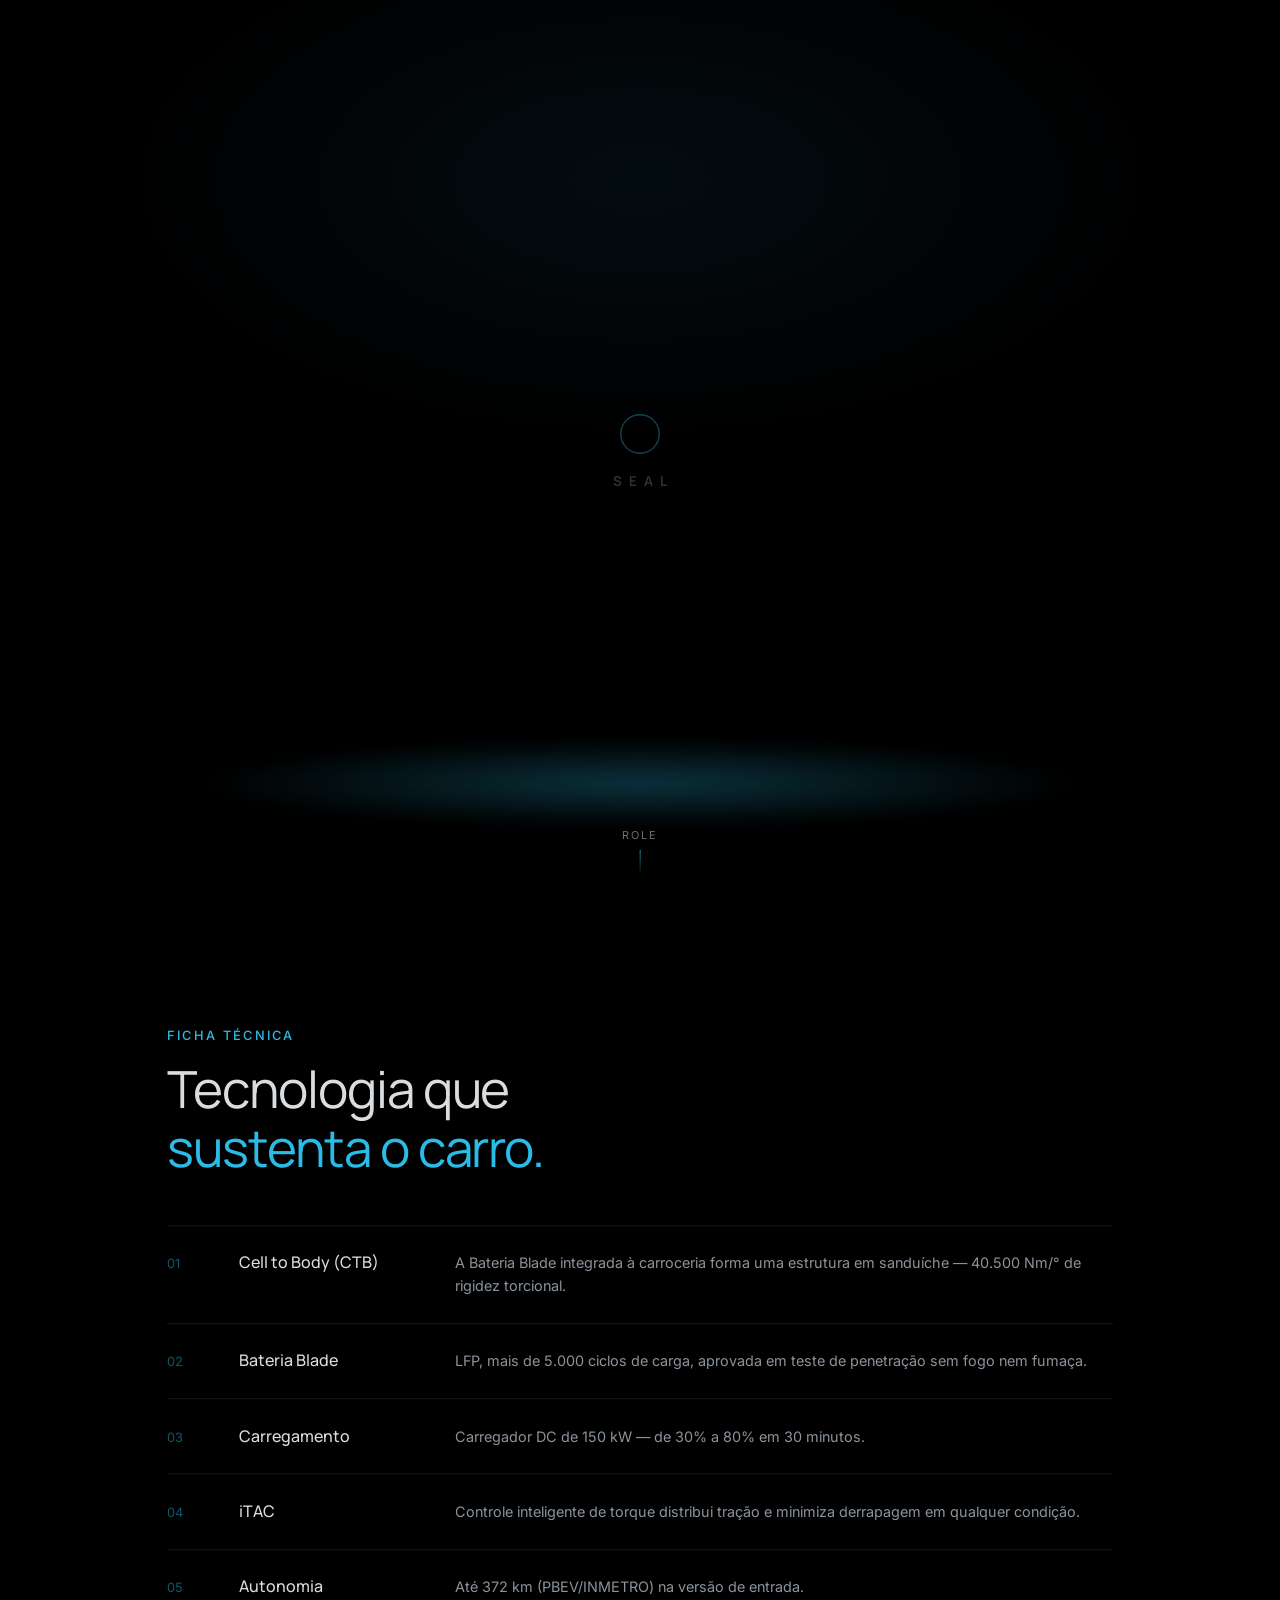
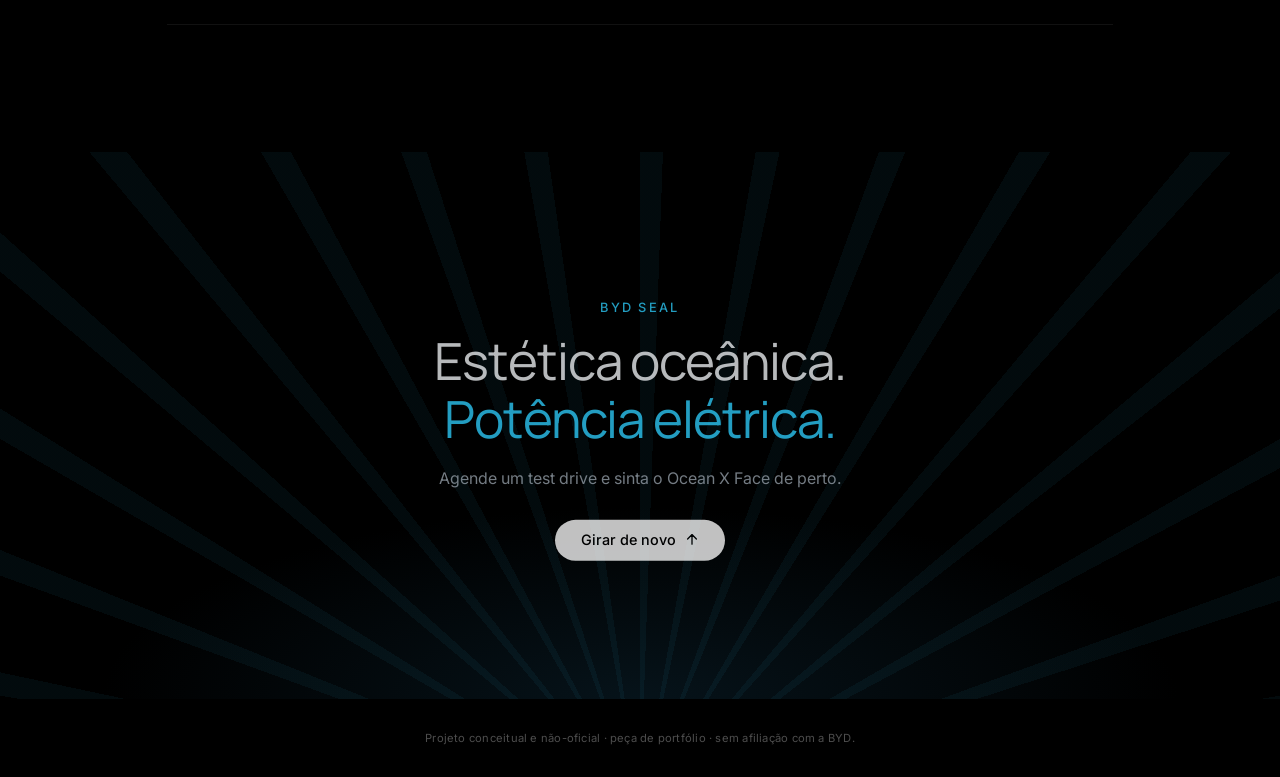
<file: byd-seal-lp/src/index.html>
<!doctype html>
<html lang="pt-BR">
<head>
<meta charset="UTF-8">
<meta name="viewport" content="width=device-width, initial-scale=1">
<title>BYD Seal — Giro</title>
<meta name="description" content="BYD Seal: sedã 100% elétrico. Estudo de landing page, projeto conceitual não-oficial.">
<link rel="preconnect" href="https://fonts.googleapis.com">
<link rel="preconnect" href="https://fonts.gstatic.com" crossorigin>
<link href="https://fonts.googleapis.com/css2?family=Manrope:wght@300;400;500;600;700;800&family=Inter:wght@300;400;500&display=swap" rel="stylesheet">
<link rel="stylesheet" href="css/style.css">
</head>
<body>

  <!-- PRELOADER -->
  <div class="preloader" id="preloader">
    <svg class="preloader__ring" viewBox="0 0 64 64" aria-hidden="true">
      <circle class="preloader__ring-track" cx="32" cy="32" r="28"></circle>
      <circle class="preloader__ring-fill" cx="32" cy="32" r="28"></circle>
    </svg>
    <span class="preloader__word">SEAL</span>
  </div>

  <!-- NAV -->
  <header class="nav" id="nav">
    <div class="nav__brand">
      <span class="nav__logo">BYD</span>
      <span class="nav__tag">seal</span>
    </div>
    <nav class="nav__links" aria-label="Navegação principal">
      <a href="#giro">O Carro</a>
      <a href="#specs">Ficha Técnica</a>
      <a href="#contact">Contato</a>
    </nav>
    <a href="#contact" class="btn btn--pill btn--nav">Test Drive</a>
  </header>

  <!-- HERO / GIRO -->
  <section class="hero" id="giro">
    <span class="hero__ghost" aria-hidden="true">SEAL</span>
    <div class="hero__lightpool" aria-hidden="true"></div>

    <div class="hero__copy">
      <p class="eyebrow">100% elétrico</p>
      <h1 class="hero__title">Sedã que une<br>potência e<br><span class="accent">oceano.</span></h1>
      <p class="hero__sub">Arraste o carro. Veja o design "Ocean X Face" de todos os ângulos.</p>
    </div>

    <div class="rig" id="rig">
      <div class="rig__stage" id="rigStage">
        <svg class="rig__car" id="rigCar" viewBox="0 0 600 220" aria-hidden="true">
          <ellipse class="rig__shadow" cx="300" cy="196" rx="220" ry="14"></ellipse>
          <path class="rig__body" d="M40 150
            C 55 120 95 100 140 96
            L 178 66 C 200 50 232 42 268 42
            L 372 42 C 404 42 432 52 452 70
            L 486 98 C 528 104 560 122 572 150
            L 572 168 L 40 168 Z"></path>
          <path class="rig__glass" d="M182 92 L 206 66 C 224 54 248 48 270 48 L 366 48
            C 392 48 414 56 430 72 L 452 92 Z"></path>
          <line class="rig__pillar" x1="270" y1="48" x2="270" y2="92"></line>
          <circle class="rig__wheel" cx="152" cy="168" r="30"></circle>
          <circle class="rig__wheel" cx="470" cy="168" r="30"></circle>
          <circle class="rig__hub" cx="152" cy="168" r="11"></circle>
          <circle class="rig__hub" cx="470" cy="168" r="11"></circle>
          <path class="rig__crease" d="M60 148 L 560 148"></path>
          <path class="rig__light rig__light--head" d="M556 138 L 574 142 L 574 156 L 556 158 Z"></path>
          <path class="rig__light rig__light--tail" d="M44 138 L 26 142 L 26 156 L 44 158 Z"></path>
        </svg>
      </div>

      <div class="rig__hint" id="rigHint">
        <svg viewBox="0 0 24 24" aria-hidden="true"><path d="M8 12h8M8 12l3-3M8 12l3 3M16 12l-3-3M16 12l-3 3" stroke="currentColor" stroke-width="1.4" fill="none" stroke-linecap="round" stroke-linejoin="round"/></svg>
        <span>arraste para girar</span>
      </div>

      <div class="rig__angle" id="rigAngle" aria-hidden="true"><span id="rigAngleValue">0</span>°</div>
    </div>

    <div class="hero__stats">
      <div class="stat-mini"><span>4800<i>mm</i></span><small>Comprimento</small></div>
      <div class="stat-mini"><span>2920<i>mm</i></span><small>Entre-eixos</small></div>
      <div class="stat-mini"><span>0.61</span><small>Prop. eixo/comprim.</small></div>
      <div class="stat-mini"><span>40.500<i>Nm/°</i></span><small>Rigidez torcional (CTB)</small></div>
    </div>

    <div class="hero__scrollcue" aria-hidden="true"><span>role</span><i></i></div>
  </section>

  <!-- FICHA TÉCNICA -->
  <section class="specs" id="specs">
    <div class="specs__head" data-reveal>
      <p class="eyebrow">Ficha técnica</p>
      <h2 class="section-title">Tecnologia que<br><span class="accent">sustenta o carro.</span></h2>
    </div>

    <ul class="specs__list" data-reveal>
      <li class="specs__row">
        <span class="specs__row-index">01</span>
        <span class="specs__row-label">Cell to Body (CTB)</span>
        <span class="specs__row-text">A Bateria Blade integrada à carroceria forma uma estrutura em sanduíche — 40.500 Nm/° de rigidez torcional.</span>
      </li>
      <li class="specs__row">
        <span class="specs__row-index">02</span>
        <span class="specs__row-label">Bateria Blade</span>
        <span class="specs__row-text">LFP, mais de 5.000 ciclos de carga, aprovada em teste de penetração sem fogo nem fumaça.</span>
      </li>
      <li class="specs__row">
        <span class="specs__row-index">03</span>
        <span class="specs__row-label">Carregamento</span>
        <span class="specs__row-text">Carregador DC de 150 kW — de 30% a 80% em 30 minutos.</span>
      </li>
      <li class="specs__row">
        <span class="specs__row-index">04</span>
        <span class="specs__row-label">iTAC</span>
        <span class="specs__row-text">Controle inteligente de torque distribui tração e minimiza derrapagem em qualquer condição.</span>
      </li>
      <li class="specs__row">
        <span class="specs__row-index">05</span>
        <span class="specs__row-label">Autonomia</span>
        <span class="specs__row-text">Até 372 km (PBEV/INMETRO) na versão de entrada.</span>
      </li>
    </ul>
  </section>

  <div class="sweep" data-reveal aria-hidden="true"></div>

  <!-- CONTATO -->
  <section class="contact" id="contact">
    <div class="rays" aria-hidden="true"></div>
    <div class="contact__inner" data-reveal>
      <p class="eyebrow">BYD Seal</p>
      <h2 class="section-title">Estética oceânica.<br><span class="accent">Potência elétrica.</span></h2>
      <p class="contact__text">Agende um test drive e sinta o Ocean X Face de perto.</p>
      <a href="#giro" class="btn btn--pill">
        Girar de novo
        <svg viewBox="0 0 16 16" width="14" height="14" aria-hidden="true">
          <path d="M8 13V2M3 7l5-5 5 5" fill="none" stroke="currentColor" stroke-width="1.5" stroke-linecap="round" stroke-linejoin="round"/>
        </svg>
      </a>
    </div>
  </section>

  <footer class="disclaimer">
    Projeto conceitual e não-oficial · peça de portfólio · sem afiliação com a BYD.
  </footer>

  <script src="https://cdn.jsdelivr.net/npm/gsap@3.12.5/dist/gsap.min.js"></script>
  <script src="js/main.js"></script>
</body>
</html>
</file>
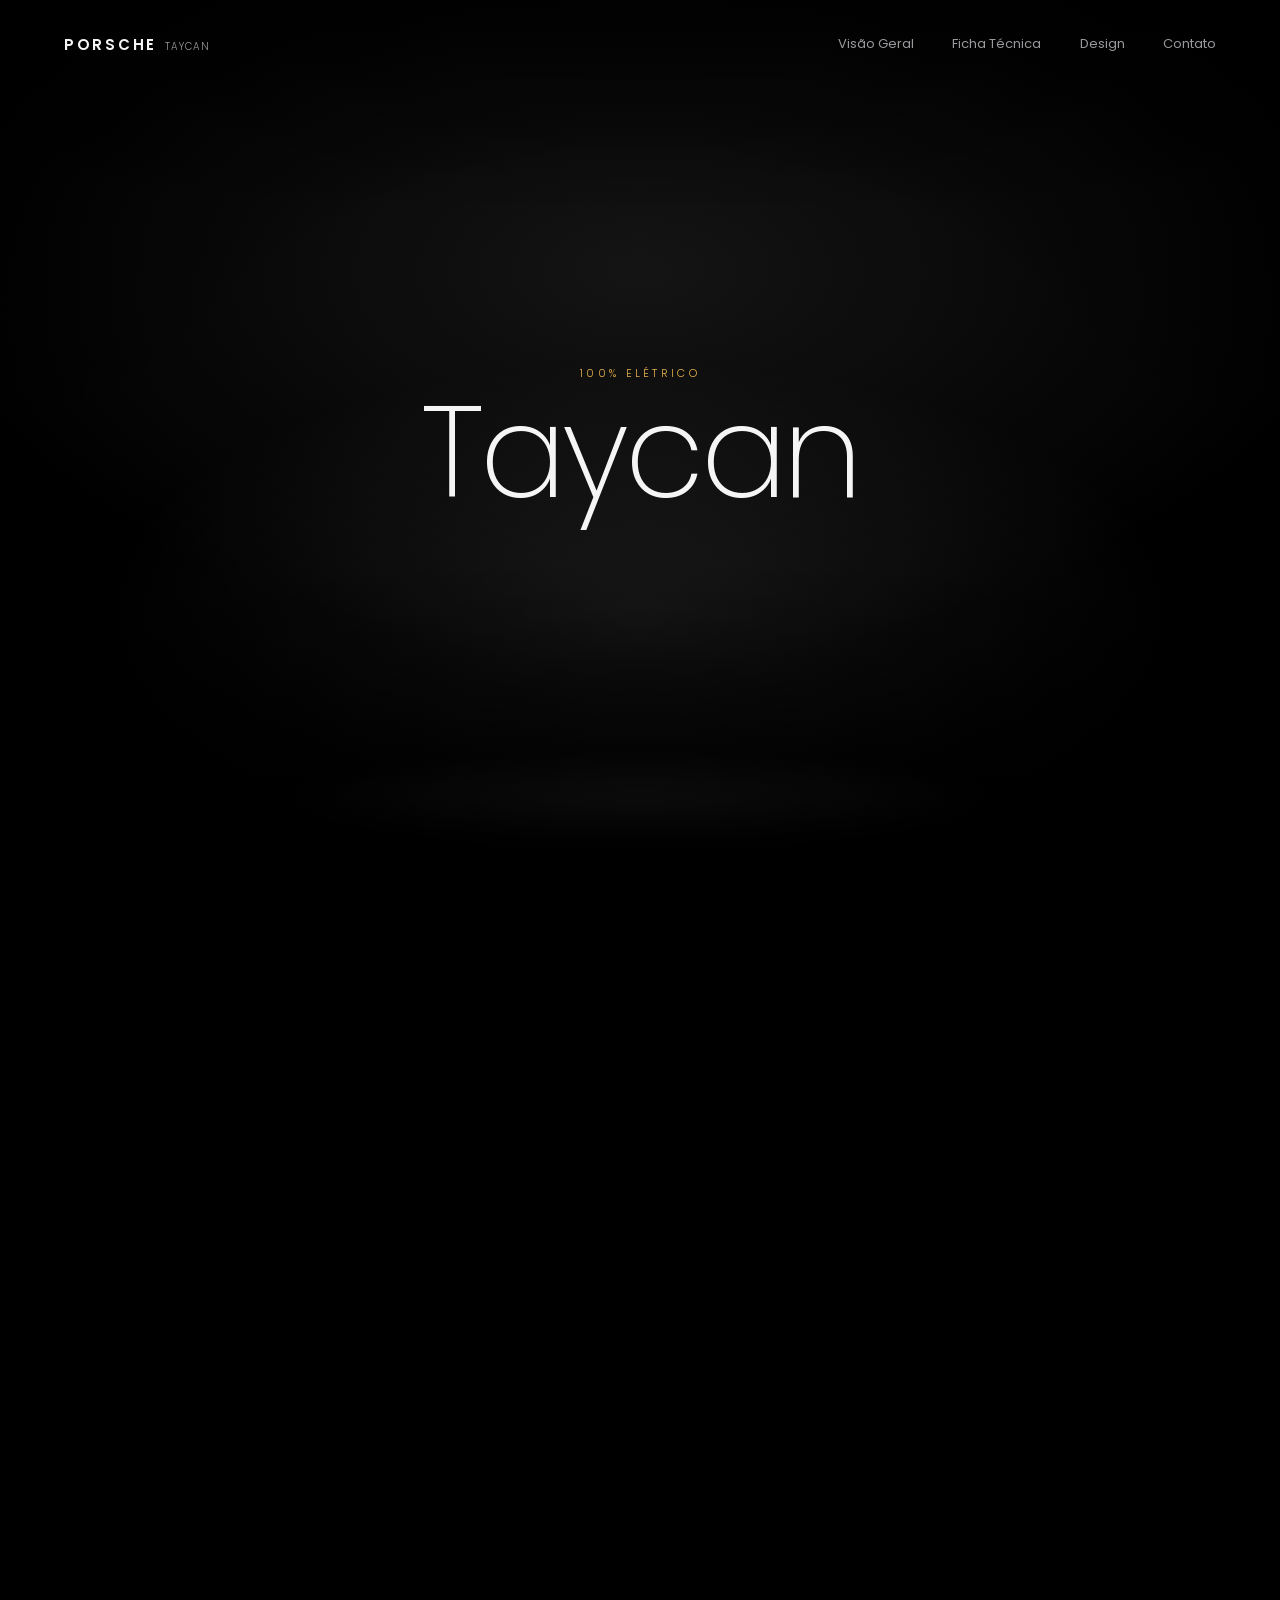
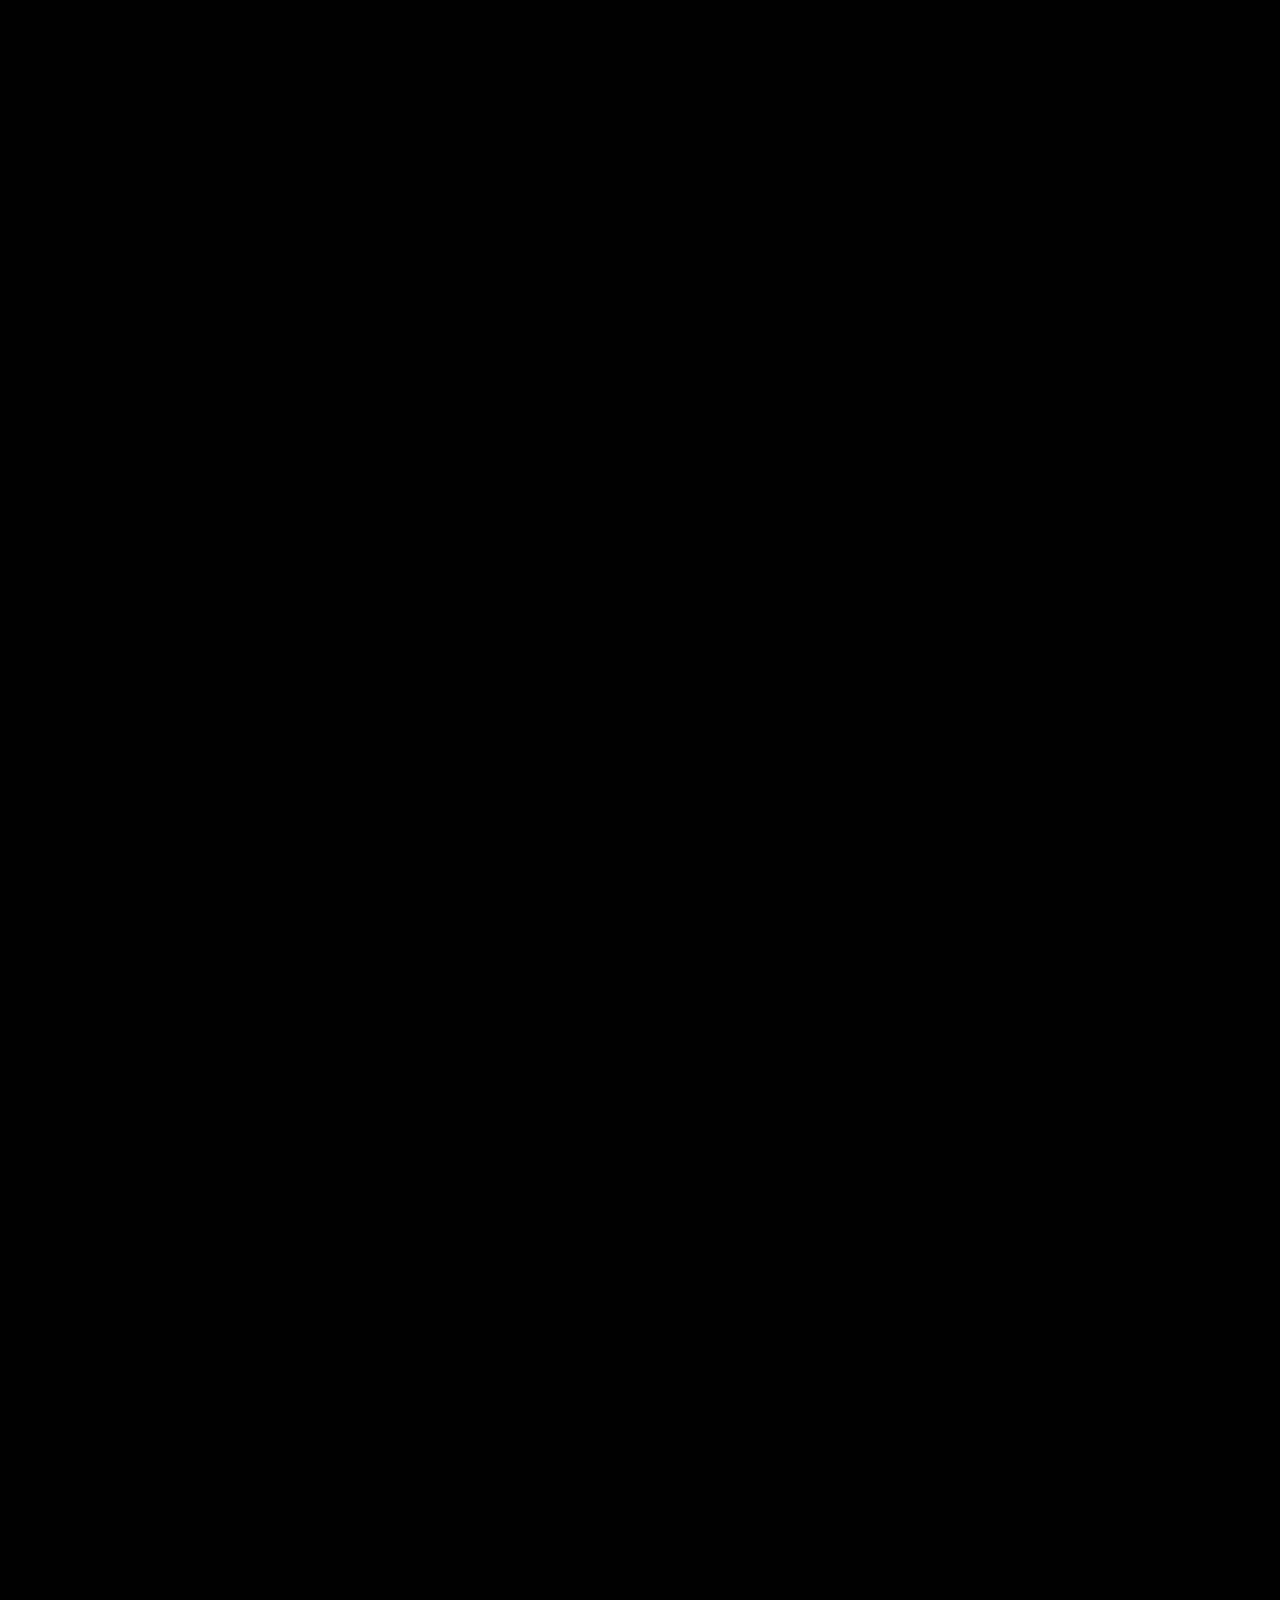
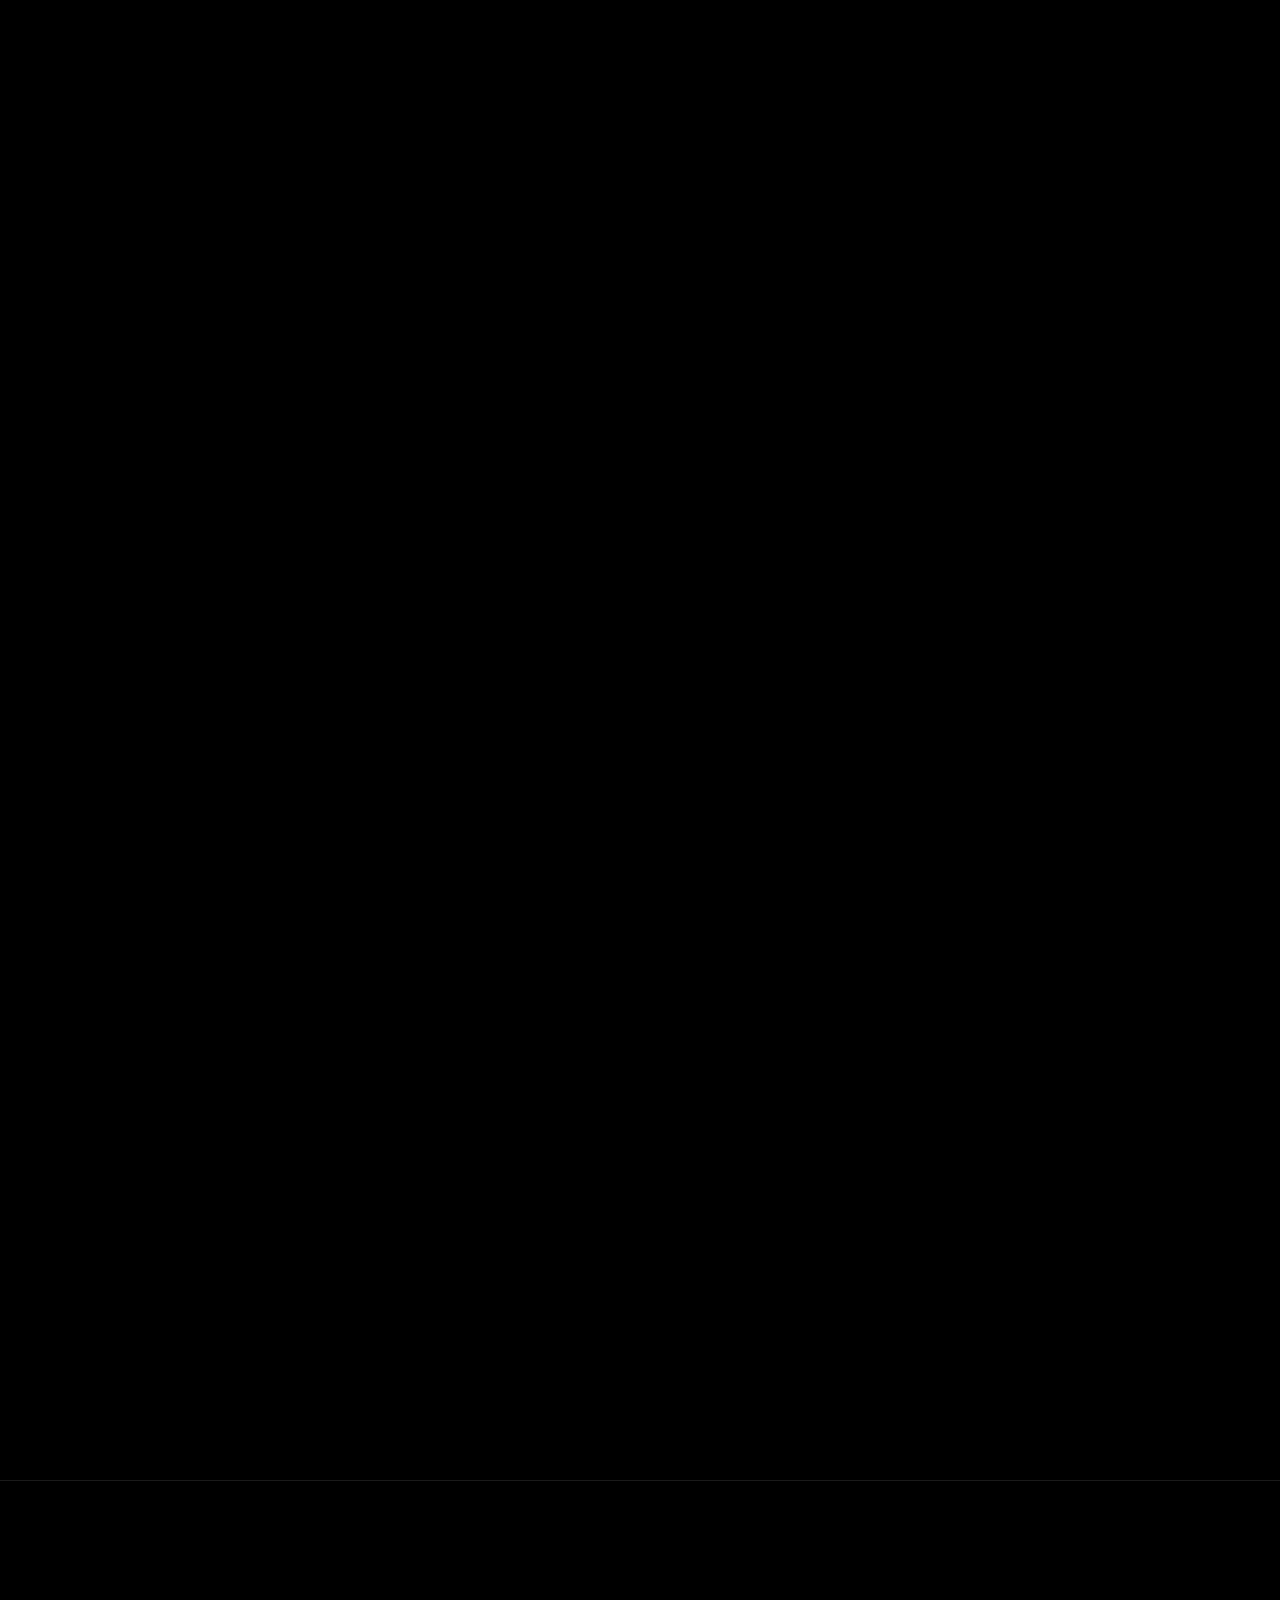
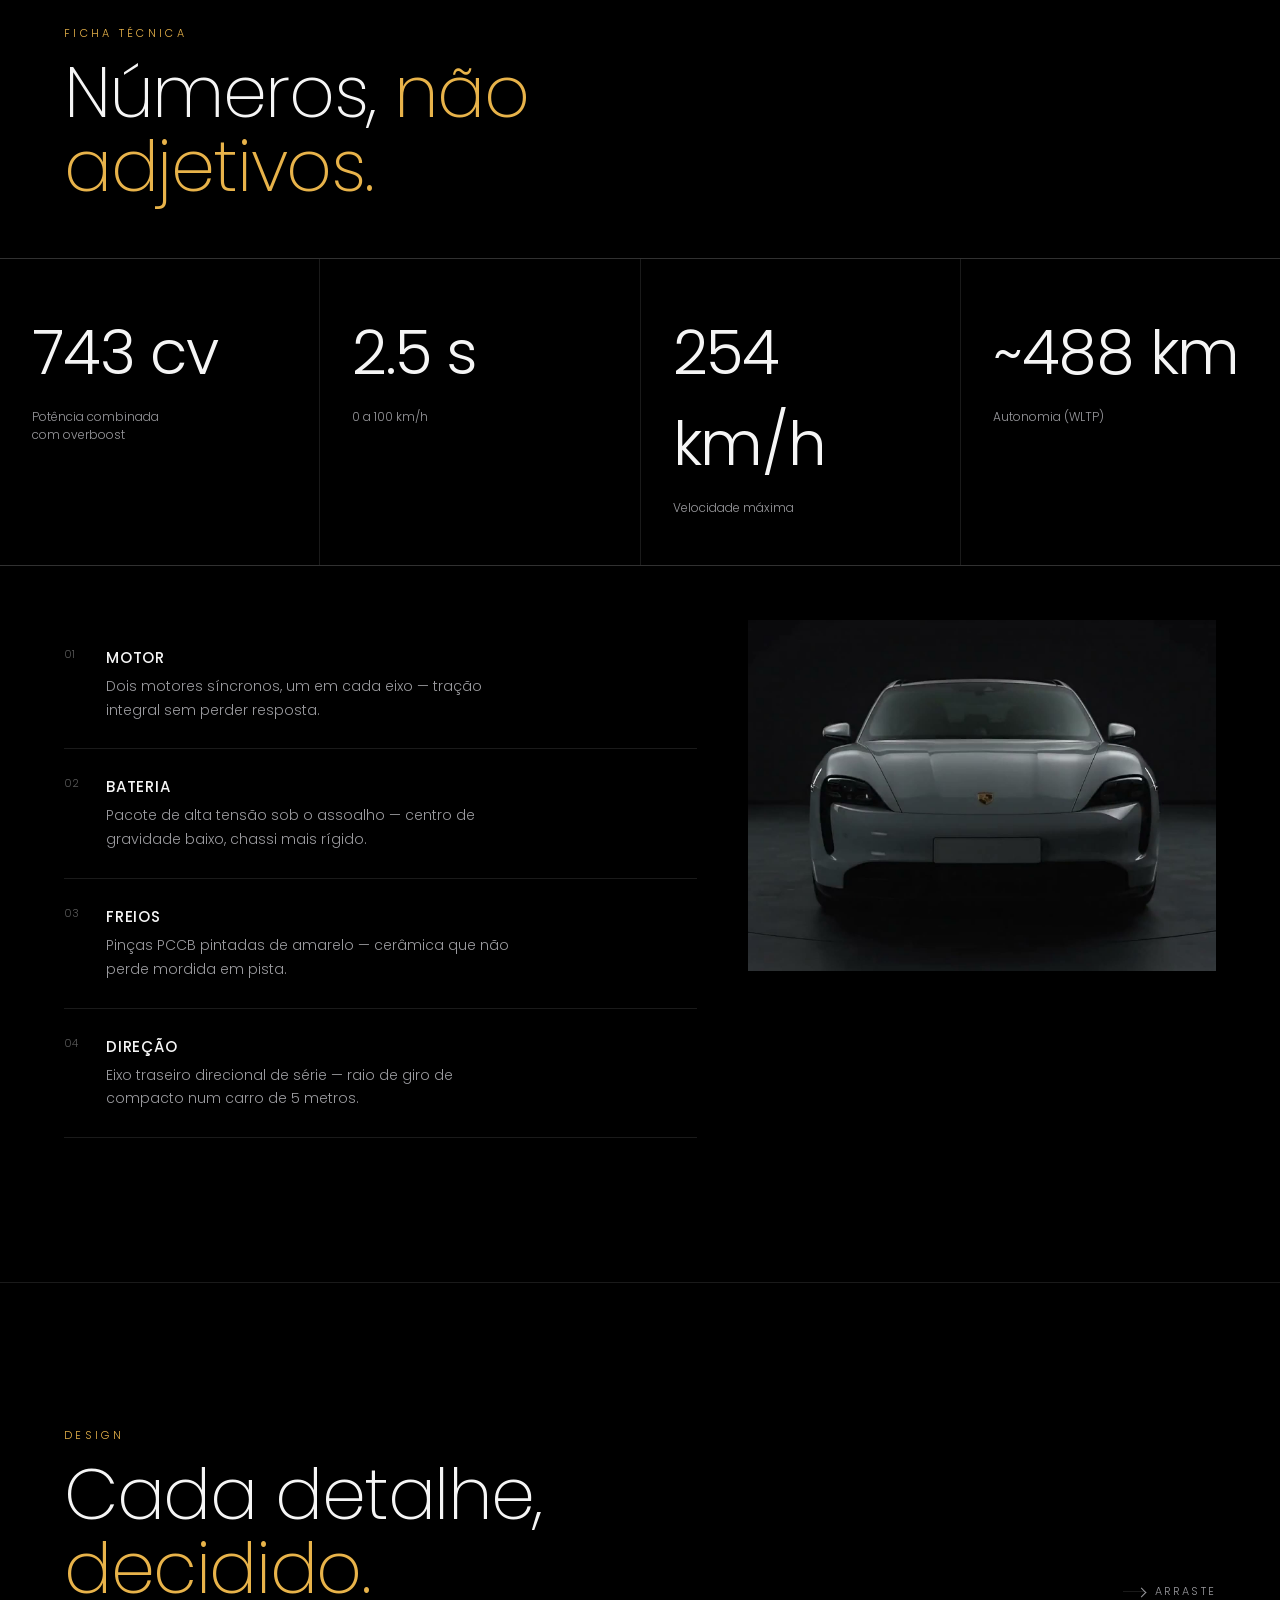
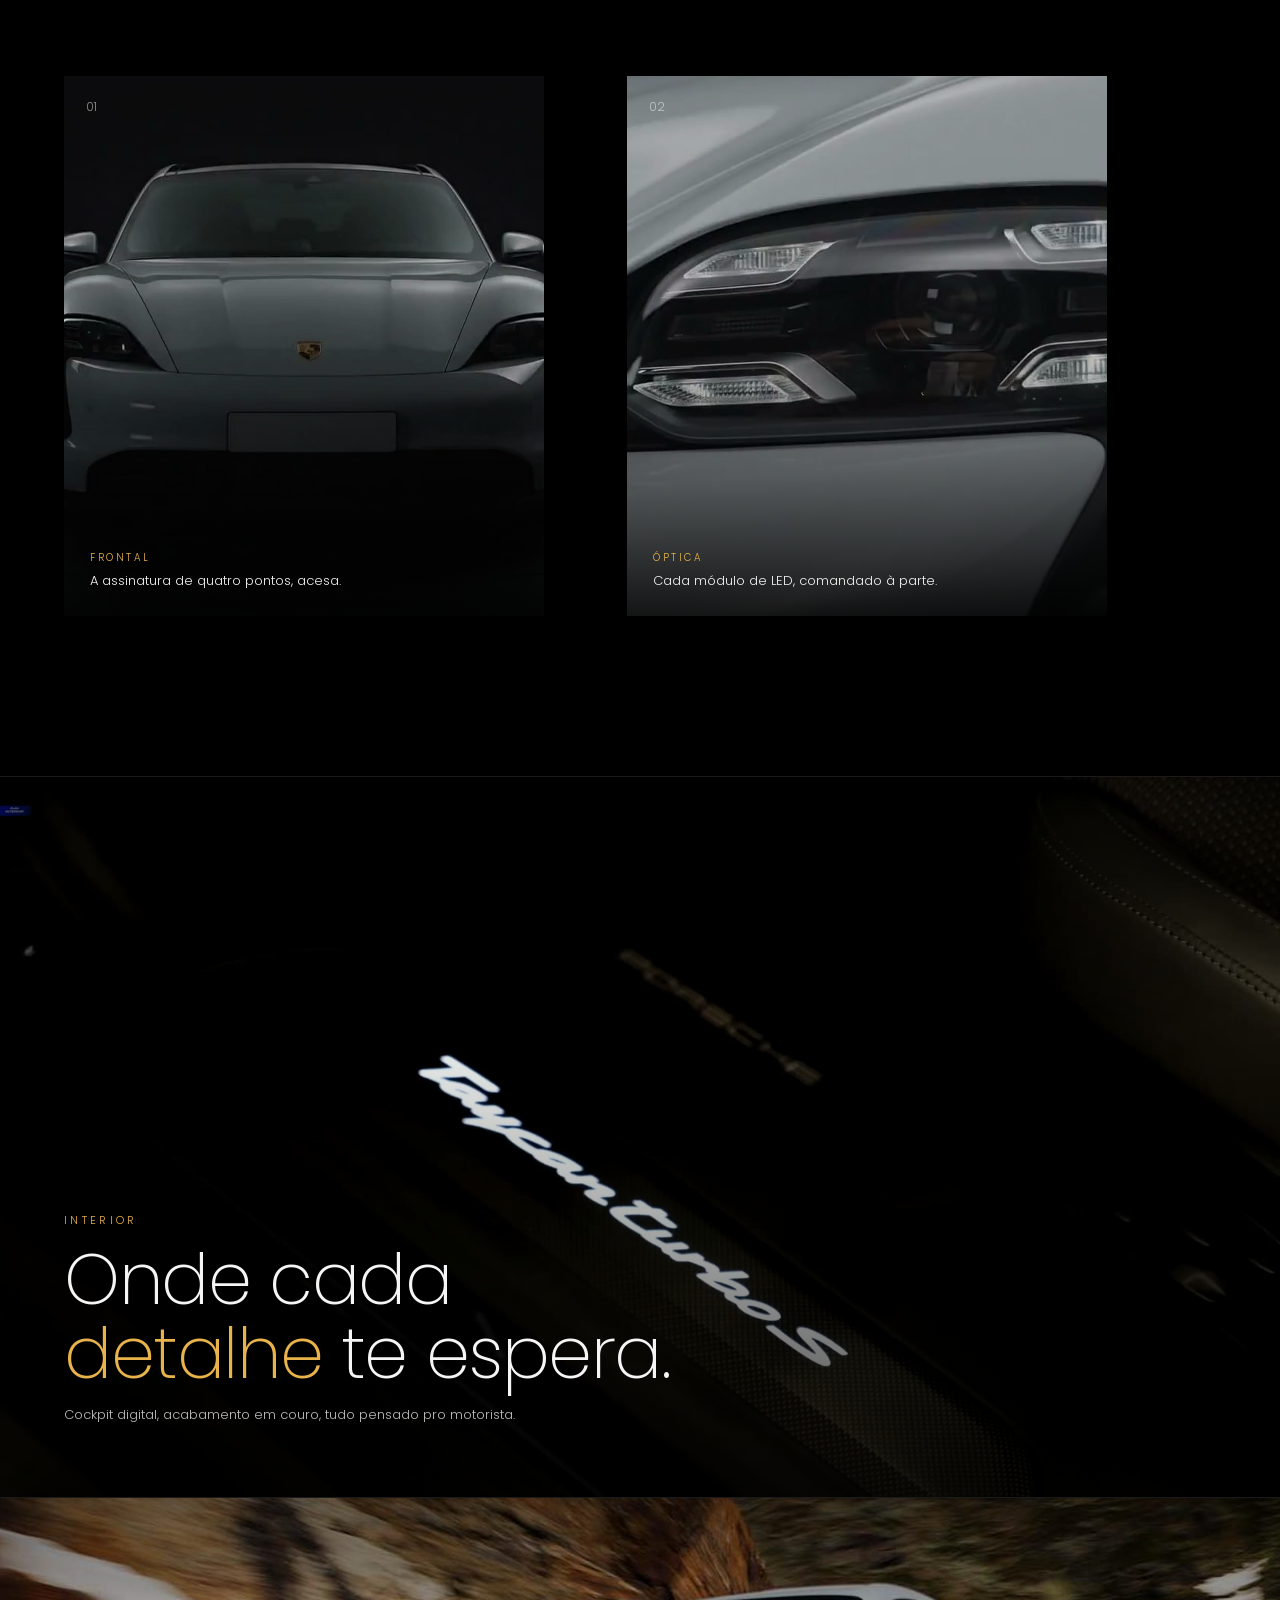
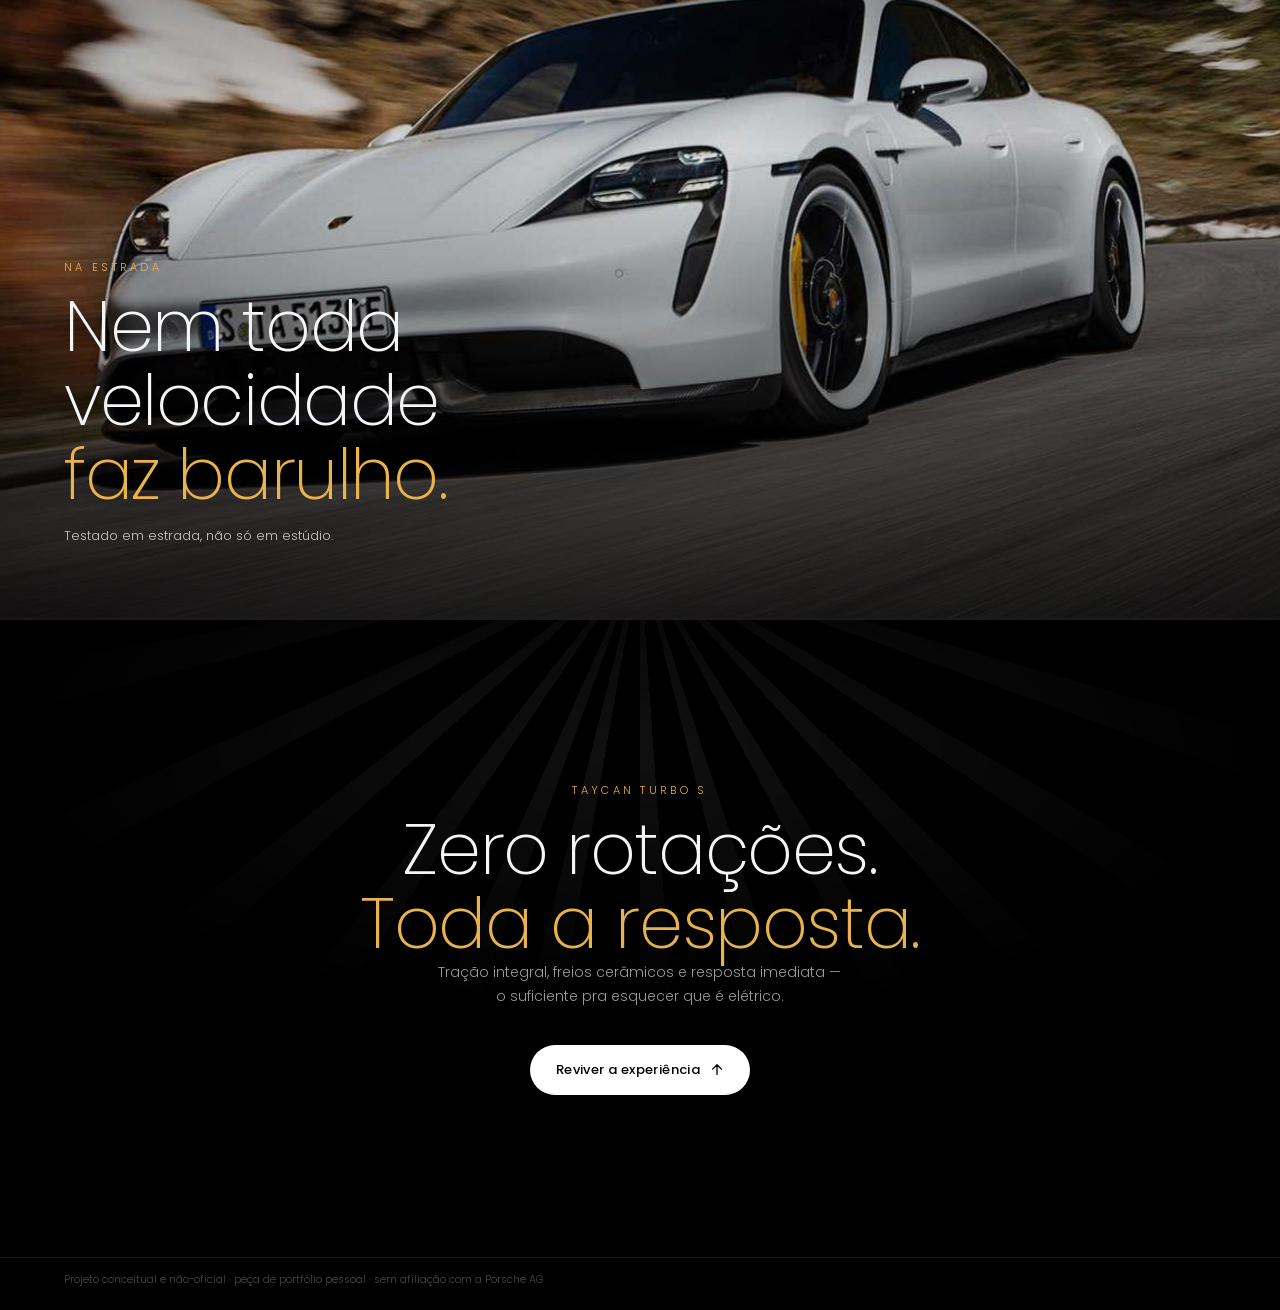
<file: porsche-lp/src/index.html>
<!doctype html>
<html lang="pt-BR">
<head>
<meta charset="UTF-8">
<meta name="viewport" content="width=device-width, initial-scale=1">
<title>Porsche Taycan — Hero Concept</title>
<meta name="description" content="Estudo de hero section com scroll controlando o tempo do vídeo. Projeto de portfólio, não-oficial.">
<link rel="preconnect" href="https://fonts.googleapis.com">
<link rel="preconnect" href="https://fonts.gstatic.com" crossorigin>
<link href="https://fonts.googleapis.com/css2?family=Poppins:wght@300;400;500;600;700&display=swap" rel="stylesheet">
<link rel="stylesheet" href="css/style.css">
</head>
<body>

  <!-- PRELOADER -->
  <div class="preloader" id="preloader">
    <svg class="preloader__ring" viewBox="0 0 64 64" aria-hidden="true">
      <circle class="preloader__ring-track" cx="32" cy="32" r="28"></circle>
      <circle class="preloader__ring-fill" cx="32" cy="32" r="28"></circle>
    </svg>
    <span class="preloader__word">PORSCHE</span>
  </div>

  <!-- NAV -->
  <header class="nav" id="nav">
    <div class="nav__brand">
      <span class="nav__logo">PORSCHE</span>
      <span class="nav__tag">taycan</span>
    </div>

    <nav class="nav__links" aria-label="Navegação principal">
      <a href="#hero">Visão Geral</a>
      <a href="#specs">Ficha Técnica</a>
      <a href="#design">Design</a>
      <a href="#contact">Contato</a>
    </nav>

    <button class="nav__burger" id="navBurger" aria-label="Abrir menu" aria-expanded="false">
      <span></span><span></span><span></span>
    </button>
  </header>

  <!--
    HERO — o scroll controla o tempo do vídeo (estilo Apple).
    A altura da <section> define quanto scroll = 10s de vídeo.
    Para deixar mais lento/rápido, mexa em --hero-scroll no CSS.
    Para mudar os textos e os segundos em que aparecem, edite
    data-in / data-out de cada .cue abaixo (valores em segundos).
  -->
  <section class="hero" id="hero">
    <div class="hero__sticky">

      <div class="hero__stage" id="heroStage">
        <video
          class="hero__video"
          id="heroVideo"
          autoplay muted playsinline preload="auto"
          poster="assets/img/hero-poster.jpg">
          <source src="assets/video/hero-car.mp4" type="video/mp4">
        </video>
        <div class="hero__lightpool" aria-hidden="true"></div>
        <div class="hero__vignette" aria-hidden="true"></div>
      </div>

      <div class="hero__cues" id="heroCues">

        <article class="cue cue--center" data-in="0" data-out="3.2">
          <p class="cue__eyebrow">100% elétrico</p>
          <h1 class="cue__title">Taycan</h1>
        </article>

        <article class="cue cue--corner" data-in="4" data-out="5.9">
          <p class="cue__label">Matrix LED</p>
          <p class="cue__text">A assinatura de quatro pontos que se reconhece
             antes do resto do carro.</p>
        </article>

        <article class="cue cue--corner" data-in="6.2" data-out="7.9">
          <p class="cue__label">Pinças amarelas</p>
          <p class="cue__text">Freios cerâmicos PCCB — a cor existe para
             ser lida a 200 metros.</p>
        </article>

        <article class="cue cue--center" data-in="7.9" data-out="10.1">
          <p class="cue__eyebrow">Turbo S</p>
          <h2 class="cue__title cue__title--sm">Silhueta completa</h2>
          <a href="#specs" class="btn btn--pill">
            Ficha técnica
            <svg viewBox="0 0 16 16" width="14" height="14" aria-hidden="true">
              <path d="M1 8h13M9 3l5 5-5 5" fill="none" stroke="currentColor" stroke-width="1.5" stroke-linecap="round" stroke-linejoin="round"/>
            </svg>
          </a>
        </article>

      </div>

      <!-- trilho de progresso com marcações nos pontos de texto -->
      <div class="rail" id="rail" aria-hidden="true">
        <div class="rail__line"><i id="railFill"></i></div>
      </div>

      <div class="hero__scrollcue" id="scrollCue" aria-hidden="true">
        <span>role</span>
        <i></i>
      </div>

    </div>
  </section>

  <!-- FICHA TÉCNICA: entra sozinha quando o vídeo do hero chega ao fim -->
  <section class="specs" id="specs">
    <div class="specs__head" data-reveal>
      <p class="eyebrow">Ficha técnica</p>
      <h2 class="section-title">Números, <span class="accent">não adjetivos.</span></h2>
    </div>

    <div class="specs__stats" data-reveal>
      <div class="stat">
        <span class="stat__value" data-count="761" data-suffix=" cv">761 cv</span>
        <span class="stat__label">Potência combinada<br>com overboost</span>
      </div>
      <div class="stat">
        <span class="stat__value" data-count="2.6" data-decimals="1" data-suffix=" s">2.6 s</span>
        <span class="stat__label">0 a 100 km/h</span>
      </div>
      <div class="stat">
        <span class="stat__value" data-count="260" data-suffix=" km/h">260 km/h</span>
        <span class="stat__label">Velocidade máxima</span>
      </div>
      <div class="stat">
        <span class="stat__value" data-count="500" data-prefix="~" data-suffix=" km">~500 km</span>
        <span class="stat__label">Autonomia (WLTP)</span>
      </div>
    </div>

    <div class="specs__body">
      <ul class="specs__list" data-reveal>
        <li class="specs__row" data-image="front" tabindex="0">
          <span class="specs__row-index">01</span>
          <span class="specs__row-label">Motor</span>
          <span class="specs__row-text">Dois motores síncronos, um em cada eixo — tração integral sem perder resposta.</span>
        </li>
        <li class="specs__row" data-image="profile" tabindex="0">
          <span class="specs__row-index">02</span>
          <span class="specs__row-label">Bateria</span>
          <span class="specs__row-text">Pacote de alta tensão sob o assoalho — centro de gravidade baixo, chassi mais rígido.</span>
        </li>
        <li class="specs__row" data-image="wheel" tabindex="0">
          <span class="specs__row-index">03</span>
          <span class="specs__row-label">Freios</span>
          <span class="specs__row-text">Pinças PCCB pintadas de amarelo — cerâmica que não perde mordida em pista.</span>
        </li>
        <li class="specs__row" data-image="headlight" tabindex="0">
          <span class="specs__row-index">04</span>
          <span class="specs__row-label">Direção</span>
          <span class="specs__row-text">Eixo traseiro direcional de série — raio de giro de compacto num carro de 5 metros.</span>
        </li>
      </ul>

      <div class="specs__visual" data-reveal aria-hidden="true">
        <img src="assets/img/detail-front.jpg" data-key="front" class="is-active" alt="">
        <img src="assets/img/detail-profile.jpg" data-key="profile" alt="">
        <img src="assets/img/detail-wheel.jpg" data-key="wheel" alt="">
        <img src="assets/img/detail-headlight.jpg" data-key="headlight" alt="">
      </div>
    </div>
  </section>

  <div class="sweep" data-reveal aria-hidden="true"></div>

  <!-- DESIGN -->
  <section class="design" id="design">
    <div class="design__head" data-reveal>
      <div>
        <p class="eyebrow">Design</p>
        <h2 class="section-title">Cada detalhe,<br><span class="accent">decidido.</span></h2>
      </div>
      <span class="design__hint"><i></i>arraste</span>
    </div>

    <div class="design__gallery" id="designGallery">
      <figure class="design__card" data-reveal>
        <span class="design__index">01</span>
        <img src="assets/img/detail-front.jpg" alt="Porsche Taycan, vista frontal, faróis Matrix LED acesos" loading="lazy">
        <figcaption><span class="design__tag">Frontal</span>A assinatura de quatro pontos, acesa.</figcaption>
      </figure>
      <figure class="design__card" data-reveal>
        <span class="design__index">02</span>
        <img src="assets/img/detail-headlight.jpg" alt="Detalhe do farol Matrix LED do Taycan" loading="lazy">
        <figcaption><span class="design__tag">Óptica</span>Cada módulo de LED, comandado à parte.</figcaption>
      </figure>
      <figure class="design__card design__card--wheel" data-reveal>
        <span class="design__index">03</span>
        <img src="assets/img/detail-wheel.jpg" alt="Roda e pinça de freio amarela PCCB do Taycan" loading="lazy">
        <figcaption><span class="design__tag">Freios</span>Pinça amarela — cor como declaração.</figcaption>
      </figure>
      <figure class="design__card" data-reveal>
        <span class="design__index">04</span>
        <img src="assets/img/detail-profile.jpg" alt="Perfil lateral completo do Porsche Taycan" loading="lazy">
        <figcaption><span class="design__tag">Perfil</span>Linha de teto contínua, sem coluna B aparente.</figcaption>
      </figure>
      <figure class="design__card design__card--soon" data-reveal>
        <span class="design__index">05</span>
        <svg class="design__soon-icon" viewBox="0 0 48 48" aria-hidden="true">
          <circle cx="24" cy="24" r="15" fill="none" stroke="currentColor" stroke-width="1"/>
          <path d="M24 24 L24 15 M24 24 L30 27" fill="none" stroke="currentColor" stroke-width="1" stroke-linecap="round"/>
        </svg>
        <figcaption><span class="design__tag">Interior</span>Em breve.</figcaption>
      </figure>
    </div>
  </section>

  <div class="sweep" data-reveal aria-hidden="true"></div>

  <!-- INTERIOR -->
  <section class="interior">
    <video
      class="interior__video"
      autoplay muted loop playsinline preload="auto"
      poster="assets/img/interior-poster.jpg">
      <source src="assets/video/interior.mp4" type="video/mp4">
    </video>
    <div class="interior__overlay" aria-hidden="true"></div>
    <div class="interior__text" data-reveal>
      <p class="eyebrow">Interior</p>
      <h2 class="section-title">Onde cada<br><span class="accent">detalhe</span> te espera.</h2>
      <p class="interior__caption">Cockpit digital, acabamento em couro, tudo pensado pro motorista.</p>
    </div>
  </section>

  <div class="sweep" data-reveal aria-hidden="true"></div>

  <!-- ESTRADA -->
  <section class="showcase">
    <img class="showcase__img" src="assets/img/showcase-road.jpg" alt="Porsche Taycan Turbo S em curva de estrada de montanha" loading="lazy">
    <div class="showcase__overlay" aria-hidden="true"></div>
    <div class="showcase__text" data-reveal>
      <p class="eyebrow">Na estrada</p>
      <h2 class="section-title">Nem toda velocidade<br><span class="accent">faz barulho.</span></h2>
      <p class="showcase__caption">Testado em estrada, não só em estúdio.</p>
    </div>
  </section>

  <div class="sweep" data-reveal aria-hidden="true"></div>

  <!-- CONTATO -->
  <section class="contact" id="contact">
    <div class="rays" aria-hidden="true"></div>
    <div class="contact__inner" data-reveal>
      <p class="eyebrow">Taycan Turbo S</p>
      <h2 class="section-title">Zero rotações.<br><span class="accent">Toda a resposta.</span></h2>
      <p class="contact__text">Tração integral, freios cerâmicos e resposta imediata — o suficiente pra esquecer que é elétrico.</p>
      <a href="#hero" class="btn btn--pill">
        Reviver a experiência
        <svg viewBox="0 0 16 16" width="14" height="14" aria-hidden="true">
          <path d="M8 13V2M3 7l5-5 5 5" fill="none" stroke="currentColor" stroke-width="1.5" stroke-linecap="round" stroke-linejoin="round"/>
        </svg>
      </a>
    </div>
  </section>

  <footer class="disclaimer">
    Projeto conceitual e não-oficial · peça de portfólio pessoal · sem
    afiliação com a Porsche AG.
  </footer>

  <script src="https://cdn.jsdelivr.net/npm/gsap@3.12.5/dist/gsap.min.js"></script>
  <script src="js/main.js"></script>
</body>
</html>
</file>
<file: byd-seal-lp/src/css/style.css>
:root {
  --bg: #000;
  --fg: #f2f5f8;
  --fg-dim: #9aa4ae;
  --accent: #2fd0ff;
  --accent-dim: #12617a;
  --line: rgba(255,255,255,.1);
  --display: 'Manrope', sans-serif;
  --body: 'Inter', sans-serif;
}

* { margin: 0; padding: 0; box-sizing: border-box; }
html { scroll-behavior: smooth; }
body {
  background: var(--bg);
  color: var(--fg);
  font-family: var(--body);
  overflow-x: hidden;
  -webkit-font-smoothing: antialiased;
}
a { color: inherit; text-decoration: none; }
ul { list-style: none; }
img { max-width: 100%; display: block; }

.eyebrow {
  font: 500 .8rem/1 var(--body);
  letter-spacing: .18em;
  text-transform: uppercase;
  color: var(--accent);
  margin-bottom: 1rem;
}
.section-title {
  font: 400 clamp(1.8rem, 4vw, 3.2rem)/1.15 var(--display);
  letter-spacing: -.02em;
}
.accent { color: var(--accent); }

.btn.btn--pill {
  display: inline-flex;
  align-items: center;
  gap: .6rem;
  padding: .85rem 1.6rem;
  background: #fff;
  color: #000;
  border-radius: 999px;
  font: 500 .9rem/1 var(--body);
  transition: transform .3s ease, background .3s ease;
}
.btn.btn--pill:hover { transform: translateY(-2px); background: var(--accent); }
.btn--nav { padding: .6rem 1.3rem; font-size: .8rem; }

/* PRELOADER */
.preloader {
  position: fixed; inset: 0; z-index: 200;
  display: flex; flex-direction: column; align-items: center; justify-content: center;
  gap: 1.2rem; background: #000;
}
.preloader__ring { width: 44px; height: 44px; transform: rotate(-90deg); }
.preloader__ring-track, .preloader__ring-fill {
  fill: none; stroke-width: 2; cx: 32; cy: 32; r: 28;
}
.preloader__ring-track { stroke: rgba(255,255,255,.12); }
.preloader__ring-fill {
  stroke: var(--accent);
  stroke-dasharray: 176;
  stroke-dashoffset: 176;
  stroke-linecap: round;
}
.preloader__word {
  font: 600 .85rem/1 var(--display);
  letter-spacing: .5em;
  padding-left: .5em;
  color: var(--fg-dim);
}

/* NAV */
.nav {
  position: fixed; top: 0; left: 0; right: 0; z-index: 50;
  display: flex; align-items: center; justify-content: space-between;
  padding: 1.5rem clamp(1.2rem, 4vw, 3rem);
  opacity: 0;
}
.nav__brand { display: flex; align-items: baseline; gap: .5rem; }
.nav__logo { font: 700 1rem/1 var(--display); letter-spacing: .08em; }
.nav__tag { font: 400 .8rem/1 var(--body); color: var(--fg-dim); text-transform: uppercase; letter-spacing: .1em; }
.nav__links { display: flex; gap: 2rem; font-size: .85rem; color: var(--fg-dim); }
.nav__links a { transition: color .25s ease; }
.nav__links a:hover { color: var(--fg); }
@media (max-width: 720px) { .nav__links { display: none; } }

/* HERO / GIRO */
.hero {
  position: relative;
  min-height: 100svh;
  display: flex; flex-direction: column; align-items: center; justify-content: center;
  padding: 6rem 1.5rem 3rem;
  overflow: hidden;
  background: radial-gradient(ellipse 70% 50% at 50% 20%, #06131a 0%, #000 60%);
}
.hero__ghost {
  position: absolute; top: 50%; left: 50%;
  transform: translate(-50%, -55%);
  font: 800 clamp(6rem, 22vw, 20rem)/1 var(--display);
  letter-spacing: -.03em;
  color: transparent;
  -webkit-text-stroke: 1px rgba(47, 208, 255, .12);
  white-space: nowrap;
  pointer-events: none;
  z-index: 0;
}
.hero__lightpool {
  position: absolute; bottom: 8%; left: 50%;
  width: min(70vw, 900px); height: 90px;
  transform: translateX(-50%);
  background: radial-gradient(ellipse at center, rgba(47,208,255,.35), transparent 70%);
  filter: blur(6px);
  z-index: 0;
}
.hero__copy { position: relative; z-index: 2; text-align: center; max-width: 640px; }
.hero__title { font: 300 clamp(2.2rem, 6vw, 4rem)/1.1 var(--display); letter-spacing: -.02em; }
.hero__sub { margin-top: 1.1rem; color: var(--fg-dim); font-size: 1rem; }

.rig {
  position: relative; z-index: 2;
  width: min(90vw, 640px);
  margin: 2.5rem 0 1.5rem;
  perspective: 1200px;
  cursor: grab;
  touch-action: pan-y;
}
.rig:active { cursor: grabbing; }
.rig__stage { transform-style: preserve-3d; will-change: transform; }
.rig__car { width: 100%; height: auto; display: block; filter: drop-shadow(0 0 24px rgba(47,208,255,.18)); }
.rig__shadow { fill: rgba(47,208,255,.15); }
.rig__body { fill: #0b0f12; stroke: var(--accent); stroke-width: 1.1; }
.rig__glass { fill: rgba(47,208,255,.08); stroke: rgba(47,208,255,.5); stroke-width: .8; }
.rig__pillar { stroke: rgba(47,208,255,.4); stroke-width: .8; }
.rig__wheel { fill: #05080a; stroke: rgba(255,255,255,.25); stroke-width: 1; }
.rig__hub { fill: var(--accent); opacity: .5; }
.rig__crease { stroke: rgba(47,208,255,.3); stroke-width: .6; }
.rig__light { fill: var(--accent); opacity: .85; }
.rig__light--tail { fill: #ff4d5e; }

.rig__hint {
  position: absolute; bottom: -.5rem; left: 50%; transform: translateX(-50%);
  display: flex; align-items: center; gap: .5rem;
  color: var(--fg-dim); font-size: .75rem; letter-spacing: .05em;
  text-transform: uppercase;
  transition: opacity .5s ease;
  pointer-events: none;
}
.rig__hint svg { width: 18px; height: 18px; color: var(--accent); }
.rig__hint.is-hidden { opacity: 0; }

.rig__angle {
  position: absolute; top: 0; right: -1.2rem;
  font: 400 .75rem/1 var(--body);
  color: var(--accent-dim);
  transform: translateX(100%);
}
@media (max-width: 720px) { .rig__angle { display: none; } }

.hero__stats {
  position: relative; z-index: 2;
  display: flex; flex-wrap: wrap; justify-content: center; gap: clamp(1.5rem, 5vw, 3.5rem);
  padding-top: 1.5rem; border-top: 1px solid var(--line);
  width: min(90vw, 800px);
}
.stat-mini { text-align: center; }
.stat-mini span { display: block; font: 500 1.15rem/1 var(--display); }
.stat-mini span i { font: 400 .7rem; font-style: normal; color: var(--fg-dim); margin-left: .15rem; }
.stat-mini small { display: block; margin-top: .35rem; font-size: .7rem; color: var(--fg-dim); letter-spacing: .03em; }

.hero__scrollcue {
  position: absolute; bottom: 1.5rem; left: 50%; transform: translateX(-50%);
  display: flex; flex-direction: column; align-items: center; gap: .5rem;
  font-size: .68rem; letter-spacing: .2em; text-transform: uppercase; color: var(--fg-dim);
  z-index: 2;
}
.hero__scrollcue i { width: 1px; height: 26px; background: linear-gradient(var(--accent), transparent); }

/* SPECS */
.specs { padding: 8rem clamp(1.2rem, 6vw, 6rem); max-width: 1100px; margin: 0 auto; }
.specs__head { margin-bottom: 3rem; }
.specs__list { border-top: 1px solid var(--line); }
.specs__row {
  display: grid; grid-template-columns: 3rem 12rem 1fr;
  gap: 1.5rem; padding: 1.6rem 0; border-bottom: 1px solid var(--line);
  align-items: baseline;
}
.specs__row-index { color: var(--accent-dim); font: 400 .8rem var(--body); }
.specs__row-label { font: 500 1rem var(--display); }
.specs__row-text { color: var(--fg-dim); font-size: .9rem; line-height: 1.6; }
@media (max-width: 720px) {
  .specs__row { grid-template-columns: 2rem 1fr; }
  .specs__row-text { grid-column: 2; }
}

.sweep {
  height: 1px; margin: 0 auto; max-width: 1100px;
  background: linear-gradient(90deg, transparent, var(--accent), transparent);
  opacity: .4;
}

/* CONTACT */
.contact {
  position: relative; padding: 9rem clamp(1.2rem, 6vw, 6rem);
  text-align: center; overflow: hidden;
  background: radial-gradient(ellipse 60% 50% at 50% 100%, #06131a, #000 70%);
}
.rays { position: absolute; inset: 0; pointer-events: none;
  background: repeating-conic-gradient(from 0deg at 50% 120%, rgba(47,208,255,.05) 0deg 2deg, transparent 2deg 10deg);
}
.contact__inner { position: relative; z-index: 1; max-width: 640px; margin: 0 auto; }
.contact__text { color: var(--fg-dim); margin: 1.2rem 0 2rem; }

.disclaimer {
  text-align: center; padding: 2rem 1rem; font-size: .7rem;
  color: rgba(255,255,255,.3); letter-spacing: .02em;
}

/* reveal-on-scroll target */
[data-reveal] { opacity: 0; transform: translateY(24px); }
</file>
<file: porsche-lp/src/css/style.css>
/* ==========================================================================
   Porsche Taycan — Hero Concept
   Scroll controla o tempo do vídeo. Textos aparecem em segundos definidos.
   ========================================================================== */

:root {
  --bg: #000000;
  --fg: #f5f5f5;
  --muted: #9a9a9e;
  --accent: #e8b34a;
  --line: rgba(255, 255, 255, 0.1);
  --ease-out: cubic-bezier(.16, 1, .3, 1);
  --ease-in-out: cubic-bezier(.65, 0, .35, 1);
  --nav-h: 88px;

  /* Quanto scroll equivale aos 10s de vídeo.
     Maior = mais devagar, mais tempo lendo cada texto. */
  --hero-scroll: 520vh;
}

* { box-sizing: border-box; }

html { scroll-behavior: smooth; }

body {
  margin: 0;
  background: var(--bg);
  color: var(--fg);
  font-family: 'Poppins', -apple-system, BlinkMacSystemFont, 'Segoe UI', sans-serif;
  font-weight: 300;
  -webkit-font-smoothing: antialiased;
  /* clip, não hidden: `overflow-x: hidden` transforma o body em container
     de scroll e quebra o position:sticky do hero. */
  overflow-x: clip;
}

a { color: inherit; text-decoration: none; }
button { font-family: inherit; cursor: pointer; }

:focus-visible { outline: 2px solid var(--accent); outline-offset: 3px; }

/* ---------------------------------- Preloader ---------------------------------- */

.preloader {
  position: fixed;
  inset: 0;
  z-index: 9999;
  background: #000;
  display: flex;
  flex-direction: column;
  align-items: center;
  justify-content: center;
  gap: 18px;
}

.preloader__ring { width: 56px; height: 56px; transform: rotate(-90deg); }

.preloader__ring-track { fill: none; stroke: rgba(255,255,255,.1); stroke-width: 1.5; }

.preloader__ring-fill {
  fill: none;
  stroke: var(--accent);
  stroke-width: 1.5;
  stroke-linecap: round;
  stroke-dasharray: 176;
  stroke-dashoffset: 176;
}

.preloader__word {
  font-size: 13px;
  letter-spacing: .45em;
  color: var(--muted);
  text-indent: .45em;
}

/* ---------------------------------- Nav ---------------------------------- */

.nav {
  position: fixed;
  top: 0;
  left: 0;
  right: 0;
  z-index: 100;
  height: var(--nav-h);
  display: flex;
  align-items: center;
  justify-content: space-between;
  padding: 0 clamp(20px, 5vw, 64px);
  opacity: 0;
  transition: background .4s var(--ease-out), backdrop-filter .4s var(--ease-out);
}

/* fica sólida quando o hero acaba */
.nav--solid {
  background: rgba(0, 0, 0, .8);
  backdrop-filter: blur(14px);
  -webkit-backdrop-filter: blur(14px);
  border-bottom: 1px solid var(--line);
}

.nav__brand { display: flex; align-items: baseline; gap: 8px; }

.nav__logo { font-size: 15px; font-weight: 600; letter-spacing: .18em; }

.nav__tag {
  font-size: 10px;
  letter-spacing: .1em;
  color: var(--muted);
  text-transform: uppercase;
}

.nav__links { display: flex; gap: clamp(20px, 3vw, 40px); }

.nav__links a {
  font-size: 13px;
  font-weight: 400;
  color: var(--muted);
  transition: color .3s var(--ease-out);
}

.nav__links a:hover { color: var(--fg); }

.nav__burger {
  display: none;
  flex-direction: column;
  gap: 5px;
  background: none;
  border: none;
  padding: 8px;
}

.nav__burger span {
  width: 22px;
  height: 1.5px;
  background: var(--fg);
  transition: transform .3s var(--ease-out), opacity .3s var(--ease-out);
}

/* ---------------------------------- Hero (track + sticky) ---------------------------------- */

.hero {
  position: relative;
  height: var(--hero-scroll);
  background: #000;
}

.hero__sticky {
  position: sticky;
  top: 0;
  height: 100svh;
  height: 100vh;
  overflow: hidden;
}

.hero__stage { position: absolute; inset: 0; z-index: 0; }

.hero__video {
  position: absolute;
  inset: 0;
  width: 100%;
  height: 100%;
  object-fit: cover;
  object-position: center 58%;
  filter: brightness(0);
  /* leve zoom contínuo — evita que o carro pareça "congelado"
     quando o scroll chega no fim e o vídeo segura o último frame. */
  animation: heroBreathe 24s ease-in-out infinite alternate;
}

@keyframes heroBreathe {
  0%   { transform: scale(1); }
  100% { transform: scale(1.035); }
}

/* fallback: vídeo indisponível */
.hero__stage.no-video {
  background:
    radial-gradient(ellipse 60% 40% at 50% 68%, rgba(255,255,255,.08), transparent 70%),
    radial-gradient(ellipse 80% 60% at 50% 30%, #141414, #000 70%);
}
.hero__stage.no-video .hero__video { display: none; }

.hero__lightpool {
  position: absolute;
  left: 50%;
  bottom: 6%;
  width: min(70vw, 900px);
  height: 90px;
  transform: translateX(-50%) scaleX(.8);
  background: radial-gradient(ellipse at center, rgba(255,255,255,.3), rgba(255,255,255,0) 70%);
  filter: blur(4px);
  opacity: 0;
  mix-blend-mode: screen;
  pointer-events: none;
}

/* feixes de luz — motivo gráfico reaproveitado no Contato */
.rays {
  position: absolute;
  inset: 0;
  pointer-events: none;
  mix-blend-mode: screen;
  background: repeating-conic-gradient(
    from 200deg at 50% -10%,
    rgba(255, 255, 255, .1) 0deg 4deg,
    transparent 4deg 14deg
  );
  -webkit-mask-image: radial-gradient(ellipse 70% 60% at 50% 20%, #000 0%, transparent 70%);
  mask-image: radial-gradient(ellipse 70% 60% at 50% 20%, #000 0%, transparent 70%);
}

.hero__vignette {
  position: absolute;
  inset: 0;
  pointer-events: none;
  background:
    radial-gradient(ellipse 80% 65% at 50% 45%, transparent 40%, rgba(0,0,0,.7) 100%),
    linear-gradient(180deg, rgba(0,0,0,.6) 0%, transparent 24%, transparent 62%, rgba(0,0,0,.8) 100%);
}

/* ---------------------------------- Cues (textos por segundo) ---------------------------------- */

.hero__cues {
  position: absolute;
  inset: 0;
  z-index: 2;
  pointer-events: none;
}

.cue {
  position: absolute;
  opacity: 0;
  visibility: hidden;
  transform: translateY(14px);
  transition:
    opacity .5s var(--ease-out),
    transform .6s var(--ease-out),
    visibility 0s linear .6s;
}

.cue.is-active {
  opacity: 1;
  visibility: visible;
  transform: translateY(0);
  transition-delay: 0s;
}

.cue--center {
  left: 50%;
  top: 50%;
  transform: translate(-50%, calc(-50% + 14px));
  text-align: center;
  width: min(90vw, 620px);
}

.cue--center.is-active { transform: translate(-50%, -50%); }

.cue--corner {
  left: clamp(20px, 5vw, 64px);
  bottom: clamp(70px, 12vh, 120px);
  max-width: min(80vw, 340px);
  padding-left: 18px;
  border-left: 1px solid var(--line);
}

.cue__eyebrow {
  margin: 0 0 10px;
  font-size: 11px;
  letter-spacing: .3em;
  text-transform: uppercase;
  color: var(--accent);
}

.cue__title {
  margin: 0 0 22px;
  font-size: clamp(3rem, 11vw, 8rem);
  font-weight: 200;
  line-height: .95;
  letter-spacing: -.03em;
  text-wrap: balance;
}

.cue__title--sm { font-size: clamp(1.8rem, 5vw, 3.2rem); font-weight: 300; }

.cue__label {
  margin: 0 0 8px;
  font-size: 11px;
  letter-spacing: .22em;
  text-transform: uppercase;
  color: var(--accent);
}

.cue__text {
  margin: 0;
  font-size: 14px;
  line-height: 1.65;
  color: var(--fg);
  font-weight: 300;
}

.cue .btn { pointer-events: auto; }

/* ---------------------------------- Botão ---------------------------------- */

.btn {
  display: inline-flex;
  align-items: center;
  gap: 10px;
  border: none;
  font-size: 13px;
  font-weight: 500;
  letter-spacing: .03em;
  transition: transform .35s var(--ease-out), box-shadow .35s var(--ease-out);
}

.btn--pill { background: #fff; color: #000; padding: 15px 26px; border-radius: 999px; }

.btn--pill:hover { transform: translateY(-2px); box-shadow: 0 10px 30px rgba(255,255,255,.15); }

/* ---------------------------------- Trilho de progresso ---------------------------------- */

.rail {
  position: absolute;
  right: clamp(18px, 3vw, 40px);
  top: 50%;
  transform: translateY(-50%);
  z-index: 3;
  opacity: 0;
  transition: opacity .6s var(--ease-out);
}

.rail.is-visible { opacity: 1; }

.rail__line {
  position: relative;
  width: 1px;
  height: min(38vh, 300px);
  background: var(--line);
}

.rail__line i {
  position: absolute;
  top: 0;
  left: 0;
  width: 100%;
  height: 0%;
  background: var(--accent);
}

/* marcação de cada texto no trilho */
.rail__tick {
  position: absolute;
  left: 50%;
  width: 5px;
  height: 5px;
  margin-left: -2.5px;
  margin-top: -2.5px;
  border-radius: 50%;
  background: rgba(255,255,255,.25);
  transition: background .3s var(--ease-out), transform .3s var(--ease-out);
}

.rail__tick.is-on { background: var(--accent); transform: scale(1.5); }

/* ---------------------------------- Scroll cue ---------------------------------- */

.hero__scrollcue {
  position: absolute;
  left: 50%;
  bottom: 28px;
  transform: translateX(-50%);
  z-index: 3;
  display: flex;
  flex-direction: column;
  align-items: center;
  gap: 10px;
  opacity: 0;
  transition: opacity .5s var(--ease-out);
}

.hero__scrollcue span {
  font-size: 10px;
  letter-spacing: .3em;
  text-transform: uppercase;
  color: var(--muted);
}

.hero__scrollcue i {
  width: 1px;
  height: 34px;
  background: linear-gradient(180deg, var(--accent), transparent);
  animation: scrollcue 1.8s var(--ease-in-out) infinite;
}

@keyframes scrollcue {
  0%   { transform: scaleY(0); transform-origin: top; opacity: 0; }
  40%  { transform: scaleY(1); transform-origin: top; opacity: 1; }
  60%  { transform: scaleY(1); transform-origin: bottom; opacity: 1; }
  100% { transform: scaleY(0); transform-origin: bottom; opacity: 0; }
}

/* ---------------------------------- Títulos compartilhados (specs / design / contato) ---------------------------------- */

.eyebrow {
  margin: 0 0 14px;
  font-size: 11px;
  letter-spacing: .3em;
  text-transform: uppercase;
  color: var(--accent);
}

.section-title {
  margin: 0;
  font-size: clamp(2.2rem, 6vw, 4.4rem);
  font-weight: 200;
  line-height: 1.05;
  letter-spacing: -.02em;
}

.section-title .accent { color: var(--accent); }

/* elemento revelado quando entra na viewport — ver main.js (IntersectionObserver) */
[data-reveal] {
  opacity: 0;
  transform: translateY(24px);
  transition: opacity .9s var(--ease-out), transform .9s var(--ease-out);
}

[data-reveal].is-in { opacity: 1; transform: none; }

/* ---------------------------------- Sweep: linha de luz que corre (assinatura de movimento) ---------------------------------- */

.sweep {
  position: relative;
  z-index: 2;
  height: 1px;
  background: var(--line);
  overflow: hidden;
}

.sweep::before {
  content: '';
  position: absolute;
  top: 0;
  left: -30%;
  width: 30%;
  height: 100%;
  background: linear-gradient(90deg, transparent, var(--accent), transparent);
  opacity: 0;
}

.sweep.is-in::before {
  animation: sweepRun 1.6s var(--ease-in-out) .1s 1 both;
}

@keyframes sweepRun {
  0%   { left: -30%; opacity: 0; }
  15%  { opacity: 1; }
  85%  { opacity: 1; }
  100% { left: 100%; opacity: 0; }
}

/* ---------------------------------- Ficha técnica ---------------------------------- */

.specs {
  position: relative;
  z-index: 2;
  background: #000;
  border-top: 1px solid var(--line);
}

.specs__head {
  max-width: 900px;
  padding: clamp(90px, 16vh, 170px) clamp(20px, 5vw, 64px) clamp(40px, 6vh, 64px);
}

.specs__stats {
  display: grid;
  grid-template-columns: repeat(4, 1fr);
  gap: 1px;
  background: var(--line);
  border-top: 1px solid var(--line);
  border-bottom: 1px solid var(--line);
}

.stat {
  background: #000;
  padding: clamp(28px, 4vw, 48px) clamp(18px, 3vw, 32px);
  display: flex;
  flex-direction: column;
  gap: 10px;
}

.stat__value {
  font-size: clamp(2.4rem, 5vw, 3.8rem);
  font-weight: 300;
  letter-spacing: -.02em;
  font-variant-numeric: tabular-nums;
}

.stat__label {
  font-size: 12px;
  line-height: 1.5;
  color: var(--muted);
}

.specs__body {
  display: grid;
  grid-template-columns: 1.15fr .85fr;
  gap: clamp(24px, 4vw, 56px);
  max-width: 1280px;
  padding: clamp(40px, 6vh, 64px) clamp(20px, 5vw, 64px) clamp(90px, 16vh, 170px);
}

.specs__list {
  list-style: none;
  margin: 0;
  padding: 0;
}

.specs__row {
  display: grid;
  grid-template-columns: 28px 1fr;
  grid-template-areas: "index label" ". text";
  column-gap: 14px;
  padding: clamp(18px, 2.6vw, 26px) 0;
  border-bottom: 1px solid var(--line);
  transition: border-color .3s var(--ease-out);
  cursor: default;
}

.specs__row:hover,
.specs__row:focus-visible { border-color: rgba(255, 255, 255, .3); outline: none; }

.specs__row-index {
  grid-area: index;
  font-size: 11px;
  font-weight: 300;
  color: rgba(255, 255, 255, .35);
  font-variant-numeric: tabular-nums;
}

.specs__row-label {
  grid-area: label;
  font-size: 15px;
  font-weight: 500;
  letter-spacing: .05em;
  text-transform: uppercase;
  transition: color .3s var(--ease-out);
}

.specs__row:hover .specs__row-label,
.specs__row:focus-visible .specs__row-label { color: var(--accent); }

.specs__row-text {
  grid-area: text;
  margin: 6px 0 0;
  max-width: 46ch;
  font-size: 14px;
  line-height: 1.7;
  font-weight: 300;
  color: var(--muted);
}

.specs__visual {
  position: sticky;
  align-self: start;
  top: calc(var(--nav-h) + 32px);
  aspect-ratio: 4 / 3;
  overflow: hidden;
  background: #0a0a0a;
}

.specs__visual img {
  position: absolute;
  inset: 0;
  width: 100%;
  height: 100%;
  object-fit: cover;
  opacity: 0;
  transition: opacity .6s var(--ease-out);
}

.specs__visual img.is-active { opacity: 1; }

/* ---------------------------------- Design (galeria de detalhes) ---------------------------------- */

.design {
  position: relative;
  z-index: 2;
  background: #000;
  padding: clamp(90px, 16vh, 170px) clamp(20px, 5vw, 64px);
}

.design__head {
  display: flex;
  align-items: flex-end;
  justify-content: space-between;
  gap: 20px;
  flex-wrap: wrap;
  margin-bottom: clamp(36px, 6vh, 56px);
}

.design__hint {
  display: flex;
  align-items: center;
  gap: 10px;
  padding-bottom: 6px;
  font-size: 11px;
  letter-spacing: .2em;
  text-transform: uppercase;
  color: var(--muted);
}

.design__hint i {
  position: relative;
  width: 22px;
  height: 1px;
  background: var(--line);
}

.design__hint i::after {
  content: '';
  position: absolute;
  right: 0;
  top: -2.5px;
  width: 6px;
  height: 6px;
  border-right: 1px solid var(--muted);
  border-bottom: 1px solid var(--muted);
  transform: rotate(-45deg);
  animation: hintSlide 1.6s var(--ease-in-out) infinite;
}

@keyframes hintSlide {
  0%, 100% { transform: translateX(0) rotate(-45deg); }
  50%      { transform: translateX(4px) rotate(-45deg); }
}

/* filmstrip: rolagem horizontal, arrasta com mouse ou toque */
.design__gallery {
  display: flex;
  gap: 3px;
  overflow-x: auto;
  scroll-snap-type: x mandatory;
  scrollbar-width: none;
  cursor: grab;
}

.design__gallery::-webkit-scrollbar { display: none; }

.design__gallery.is-dragging { cursor: grabbing; scroll-snap-type: none; }
.design__gallery.is-dragging * { user-select: none; }

.design__gallery .design__card:nth-child(2) { transition-delay: .08s; }
.design__gallery .design__card:nth-child(3) { transition-delay: .16s; }
.design__gallery .design__card:nth-child(4) { transition-delay: .24s; }
.design__gallery .design__card:nth-child(5) { transition-delay: .32s; }

.design__card {
  position: relative;
  flex: 0 0 min(78vw, 480px);
  height: clamp(280px, 60vh, 560px);
  overflow: hidden;
  background: #0a0a0a;
  scroll-snap-align: start;
}

.design__card img {
  position: absolute;
  inset: 0;
  width: 100%;
  height: 100%;
  object-fit: cover;
  object-position: center;
  filter: brightness(.82);
  transform: scale(1.02);
  transition: transform 1s var(--ease-out), filter .6s var(--ease-out);
}

.design__card--wheel img { object-position: 72% 58%; }

.design__card::after {
  content: '';
  position: absolute;
  inset: 0;
  background: linear-gradient(180deg, transparent 55%, rgba(0, 0, 0, .85) 100%);
  pointer-events: none;
}

.design__card:hover img,
.design__card:focus-within img { transform: scale(1.08); filter: brightness(1); }

.design__index {
  position: absolute;
  z-index: 1;
  top: clamp(14px, 2vw, 22px);
  left: clamp(14px, 2vw, 22px);
  font-size: 12px;
  font-weight: 300;
  color: rgba(255, 255, 255, .55);
  font-variant-numeric: tabular-nums;
}

.design__card figcaption {
  position: absolute;
  z-index: 1;
  left: 0;
  right: 0;
  bottom: 0;
  padding: clamp(16px, 2.4vw, 26px);
  font-size: 13px;
  line-height: 1.5;
  font-weight: 300;
}

.design__tag {
  display: block;
  margin-bottom: 6px;
  font-size: 10px;
  letter-spacing: .25em;
  text-transform: uppercase;
  color: var(--accent);
}

.design__card--soon {
  display: flex;
  flex-direction: column;
  align-items: center;
  justify-content: center;
  gap: 14px;
  background:
    radial-gradient(ellipse at 50% 40%, rgba(232, 179, 74, .08), transparent 65%),
    #060606;
  border: 1px dashed var(--line);
}

.design__soon-icon { width: 40px; height: 40px; color: var(--muted); }

.design__card--soon figcaption { position: static; text-align: center; padding: 0; }
.design__card--soon .design__tag { color: var(--accent); }

/* ---------------------------------- Interior (vídeo em loop, ambiente) ---------------------------------- */

.interior {
  position: relative;
  z-index: 2;
  height: clamp(420px, 80vh, 760px);
  overflow: hidden;
  background: #000;
}

.interior__video {
  position: absolute;
  inset: 0;
  width: 100%;
  height: 100%;
  object-fit: cover;
  object-position: center;
}

.interior__overlay {
  position: absolute;
  inset: 0;
  pointer-events: none;
  background:
    linear-gradient(180deg, rgba(0, 0, 0, .55) 0%, rgba(0, 0, 0, .05) 35%, rgba(0, 0, 0, .75) 100%);
}

.interior__text {
  position: absolute;
  left: clamp(20px, 5vw, 64px);
  bottom: clamp(40px, 8vh, 80px);
  max-width: 640px;
}

.interior__caption {
  margin: 14px 0 0;
  font-size: 13px;
  font-weight: 300;
  color: rgba(255, 255, 255, .75);
}

/* ---------------------------------- Na estrada (foto full-bleed com parallax) ---------------------------------- */

.showcase {
  position: relative;
  z-index: 2;
  height: clamp(420px, 80vh, 760px);
  overflow: hidden;
  background: #000;
}

.showcase__img {
  position: absolute;
  inset: -6% 0;
  width: 100%;
  height: 112%;
  object-fit: cover;
  object-position: center 60%;
  will-change: transform;
}

.showcase__overlay {
  position: absolute;
  inset: 0;
  pointer-events: none;
  background:
    linear-gradient(180deg, rgba(0, 0, 0, .55) 0%, rgba(0, 0, 0, .1) 35%, rgba(0, 0, 0, .8) 100%);
}

.showcase__text {
  position: absolute;
  left: clamp(20px, 5vw, 64px);
  bottom: clamp(40px, 8vh, 80px);
  max-width: 640px;
}

.showcase__caption {
  margin: 14px 0 0;
  font-size: 13px;
  font-weight: 300;
  color: rgba(255, 255, 255, .75);
}

/* ---------------------------------- Contato ---------------------------------- */

.contact {
  position: relative;
  z-index: 2;
  overflow: hidden;
  display: flex;
  justify-content: center;
  text-align: center;
  background: #000;
  border-top: 1px solid var(--line);
  padding: clamp(100px, 18vh, 200px) clamp(20px, 5vw, 64px);
}

.contact .rays { opacity: .6; }

.contact__inner {
  position: relative;
  z-index: 1;
  max-width: 640px;
  display: flex;
  flex-direction: column;
  align-items: center;
}

.contact__title { margin: 14px 0 18px; }

.contact__text {
  margin: 0 0 36px;
  max-width: 46ch;
  font-size: 14px;
  line-height: 1.7;
  font-weight: 300;
  color: var(--muted);
}

/* ---------------------------------- Disclaimer ---------------------------------- */

.disclaimer {
  position: relative;
  z-index: 2;
  padding: 14px clamp(20px, 5vw, 64px) 22px;
  font-size: 10.5px;
  color: rgba(255,255,255,.28);
  background: #000;
  border-top: 1px solid var(--line);
}

/* ---------------------------------- Responsive ---------------------------------- */

@media (max-width: 900px) {
  :root { --hero-scroll: 420vh; }

  .nav__links { display: none; }
  .nav__burger { display: flex; }
  .rail { display: none; }

  .cue--corner { bottom: clamp(80px, 14vh, 130px); }

  .nav.nav--open .nav__links {
    display: flex;
    flex-direction: column;
    position: absolute;
    top: var(--nav-h);
    left: 0;
    right: 0;
    background: rgba(0, 0, 0, .96);
    padding: 24px clamp(20px, 5vw, 64px);
    gap: 18px;
    border-top: 1px solid var(--line);
  }

  .nav--open .nav__burger span:nth-child(1) { transform: translateY(6.5px) rotate(45deg); }
  .nav--open .nav__burger span:nth-child(2) { opacity: 0; }
  .nav--open .nav__burger span:nth-child(3) { transform: translateY(-6.5px) rotate(-45deg); }
}

@media (max-width: 900px) {
  .specs__body { grid-template-columns: 1fr; }
  .specs__visual { display: none; }
}

@media (max-width: 760px) {
  .specs__stats { grid-template-columns: repeat(2, 1fr); }
  .design__hint { display: none; }
}

/* ---------------------------------- Reduced motion ----------------------------------
   Sem scrub: o hero vira uma tela normal e os textos ficam empilhados e legíveis. */

@media (prefers-reduced-motion: reduce) {
  html { scroll-behavior: auto; }

  .hero { height: auto; }
  .hero__sticky { position: static; height: auto; min-height: 100vh; }
  .hero__video { filter: brightness(1) !important; }
  .hero__scrollcue i { animation: none; }
  .rail { display: none; }

  .hero__cues {
    position: relative;
    display: flex;
    flex-direction: column;
    gap: 40px;
    padding: calc(var(--nav-h) + 40px) clamp(20px, 5vw, 64px) 80px;
    background: rgba(0, 0, 0, .55);
  }

  .cue,
  .cue--center,
  .cue--corner {
    position: static;
    opacity: 1;
    visibility: visible;
    transform: none;
    transition: none;
    text-align: left;
    width: auto;
    max-width: 52ch;
  }

  [data-reveal] { opacity: 1 !important; transform: none !important; transition: none !important; }
  .sweep::before { animation: none !important; opacity: 0 !important; }
  .design__card img { transition: none !important; }
  .design__hint i::after { animation: none !important; }
  .hero__video { animation: none !important; }
}
</file>
